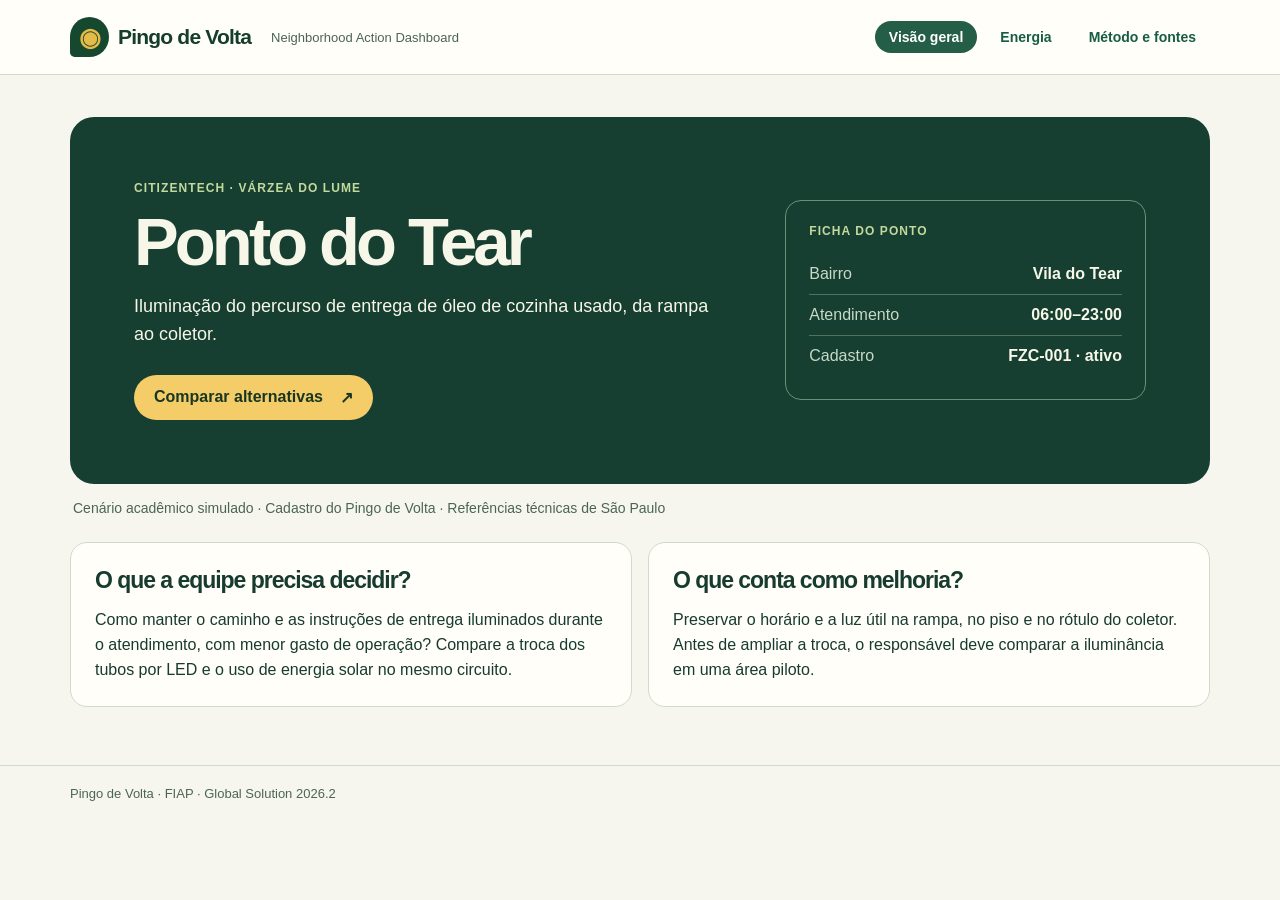
<file: repositorio/index.html>
<!doctype html><html lang="pt-BR"><head><meta charset="utf-8"><meta name="viewport" content="width=device-width,initial-scale=1"><meta name="theme-color" content="#163e31"><title>Pingo de Volta · Neighborhood Action Dashboard</title><style>:root{font-family:"Inter","Segoe UI",Arial,sans-serif;color:#173b2e;background:#f6f6ee;font-size:16px;--verde:#1c684e;--linha:#cfdbce;--muted:#4c6457;--sol:#e7b540}*{box-sizing:border-box}body{margin:0}a{color:#175d45;text-underline-offset:4px;font-weight:650}header{border-bottom:1px solid var(--linha);background:#fffef8}.wrap{width:min(1140px,calc(100% - 56px));margin:auto}.top{min-height:74px;display:flex;align-items:center;gap:20px;flex-wrap:wrap}.marca{display:flex;align-items:center;gap:9px;font-size:21px;letter-spacing:-.8px;text-decoration:none;color:#153d2c}.sinal{color:#e5ba46;background:#164830;font-size:25px;line-height:40px;text-align:center;width:39px;border-radius:50% 50% 50% 12%}.programa{color:var(--muted);font-size:13px}.top nav{display:flex;gap:9px;margin-left:auto}.top nav a{font-size:14px;text-decoration:none;border-radius:22px;padding:8px 14px}.top nav a[aria-current]{color:#fff;background:#245e46}main{min-height:76vh}.view{display:none;padding:42px 0}.view.aberta{display:block}h1,h2,p{margin:0}h1{font-size:clamp(38px,5.4vw,67px);letter-spacing:-.058em;line-height:1.04;margin:12px 0 15px}h2{font-size:23px;letter-spacing:-.045em;line-height:1.18;margin-bottom:13px}p{line-height:1.58}.eyebrow{font-weight:720;letter-spacing:.09em;text-transform:uppercase;font-size:12px}.hero{display:grid;grid-template-columns:1.3fr .8fr;gap:65px;padding:clamp(28px,5vw,70px);align-items:center;border-radius:24px;background:#163f31;color:#f7f7e9}.hero p,.lead{font-size:18px;max-width:650px}.hero .eyebrow{color:#c3d99d}.cta{display:inline-flex;margin-top:26px;align-items:center;gap:17px;padding:13px 20px;border-radius:24px;background:#f4cd68;color:#183622;text-decoration:none}.ficha{border:1px solid #689178;border-radius:16px;padding:23px}.ficha dl{margin-bottom:0}.ficha dl div,.section-head,.titleline,.bar-controls,.legend{display:flex;gap:16px;align-items:center}.ficha dl div{justify-content:space-between;padding:11px 0;border-bottom:1px solid #53725d}.ficha dl div:last-child{border:0}.ficha dd{font-weight:700;margin:0}.ficha dt{color:#c7d9c7}.origem{margin:16px 3px 26px;color:var(--muted);font-size:14px}.introtwo{display:grid;grid-template-columns:1fr 1fr;gap:16px}.box{background:#fffef9;border:1px solid var(--linha);border-radius:17px;padding:24px;margin-bottom:16px;min-width:0}.box p+p,.box p+a{margin-top:12px}.box p+a{display:inline-block}.titleline{justify-content:space-between}.date,.muted,.legend{font-size:14px;color:var(--muted)}.date{text-align:right}.lead{color:var(--muted);margin-bottom:20px}.bar-controls{flex-wrap:wrap;border-top:1px solid var(--linha);padding:15px 0}.bar-controls label{display:flex;gap:10px;align-items:center;font-size:14px;font-weight:600}select{font:inherit;border:1px solid #b4c6b6;padding:8px 10px;border-radius:8px;background:#fffef8;color:#173b2e}.kpis{display:grid;grid-template-columns:repeat(4,1fr);gap:12px;margin:2px 0 16px}.kpi{border:1px solid var(--linha);background:#fffef9;border-radius:15px;padding:17px}.kpi:first-child{background:#174734;color:#fff}.kpi strong{display:block;font-size:clamp(27px,3.4vw,43px);letter-spacing:-.055em;line-height:1.15;margin:10px 0 3px}.kpi small{font-size:13px}.kpi>span{font-weight:600;font-size:14px}.data-two{grid-template-columns:1.16fr 1fr}.section-head{justify-content:space-between;align-items:baseline}.barrow{margin:11px 0}.barlabel{font-size:14px;display:flex;justify-content:space-between;gap:12px}.track{height:12px;border-radius:4px;overflow:hidden;background:#ecf0e5;display:flex;margin:5px 0}.rede,.fv{display:inline-block}.rede{background:#286b54}.fv{background:var(--sol)}.legend{gap:16px;flex-wrap:wrap;margin-top:12px}.legend span{display:flex;align-items:center;gap:6px}.legend i{width:12px;height:12px;border-radius:3px}.tableflow{overflow:auto}table{border-collapse:collapse;width:100%;font-size:14px}th,td{padding:10px 11px;text-align:right;vertical-align:top;border-bottom:1px solid #dce3d8;font-variant-numeric:tabular-nums}th:first-child,td:first-child{text-align:left}thead{background:#eef3e9}#premissas td:last-child{text-align:left;min-width:210px}#premissas th:first-child{min-width:140px}.ativo-col{background:#f2f6ec}.diagram svg{display:block;width:100%;height:auto}.diagram{overflow:auto}.source{padding:13px 0;border-top:1px solid var(--linha);overflow-wrap:anywhere}.source small{display:block;color:var(--muted);margin-top:4px}#perfil svg{display:block;width:100%;height:auto}details{margin-top:14px}summary{cursor:pointer;font-weight:650}footer{border-top:1px solid var(--linha);padding:20px 0;color:var(--muted);font-size:13px}.skip{position:absolute;left:-5000px}.skip:focus{left:12px;top:12px;background:white;padding:8px;z-index:10}:focus-visible{outline:3px solid #b26a00;outline-offset:3px}@media(max-width:760px){.wrap{width:calc(100% - 28px)}.top{gap:8px;padding:11px 0}.top nav{width:100%;margin:0}.top nav a{padding:6px 9px}.programa{font-size:11px}.hero,.introtwo,.data-two{grid-template-columns:1fr;gap:12px}.view{padding:24px 0}.hero{gap:24px}.kpis{grid-template-columns:repeat(2,1fr)}.date{display:none}.box{padding:16px}.diagram svg{min-width:585px}.introtwo .box{margin-bottom:6px}.introtwo{margin-bottom:12px}.section-head{flex-wrap:wrap;gap:2px}.kpi{padding:13px}}
</style></head><body>
<a class="skip" href="#conteudo">Ir ao conteúdo</a><header><div class="wrap top"><a class="marca" href="#inicio"><span class="sinal" aria-hidden="true">◉</span>Pingo de Volta</a><span class="programa">Neighborhood Action Dashboard</span><nav aria-label="Navegação principal"><a href="#inicio">Visão geral</a><a href="#energia">Energia</a><a href="#metodo">Método e fontes</a></nav></div></header>
<main id="conteudo" class="wrap"><section id="inicio" class="view">
<div class="hero"><div><div class="eyebrow">CitizenTech · Várzea do Lume</div><h1>Ponto do Tear</h1><p>Iluminação do percurso de entrega de óleo de cozinha usado, da rampa ao coletor.</p><a class="cta" href="#energia">Comparar alternativas <span aria-hidden="true">↗</span></a></div><aside class="ficha"><div class="eyebrow">Ficha do ponto</div><dl><div><dt>Bairro</dt><dd id="bairro"></dd></div><div><dt>Atendimento</dt><dd id="horario"></dd></div><div><dt>Cadastro</dt><dd id="status"></dd></div></dl></aside></div>
<div class="origem">Cenário acadêmico simulado · Cadastro do Pingo de Volta · Referências técnicas de São Paulo</div>
<div class="introtwo"><article class="box"><h2>O que a equipe precisa decidir?</h2><p>Como manter o caminho e as instruções de entrega iluminados durante o atendimento, com menor gasto de operação? Compare a troca dos tubos por LED e o uso de energia solar no mesmo circuito.</p></article><article class="box"><h2>O que conta como melhoria?</h2><p>Preservar o horário e a luz útil na rampa, no piso e no rótulo do coletor. Antes de ampliar a troca, o responsável deve comparar a iluminância em uma área piloto.</p></article></div></section>
<section id="energia" class="view"><div class="eyebrow">SERS · Ponto do Tear</div><div class="titleline"><div><h1>Energia no ponto</h1><p class="lead">Compare a iluminação e a origem da energia no mesmo horário de atendimento.</p></div><div class="date">Modelo de 13 nov. 2026<br>Valores projetados</div></div>
<div class="bar-controls"><label>Alternativa <select id="escolha"><option value="base">Referência · fluorescentes</option><option value="led" selected>A · Troca por LED</option><option value="solar">B · Geração solar</option></select></label><label>Período <select id="periodo"><option value="mes" selected>Mês médio</option><option value="ano">Ano-modelo</option></select></label></div>
<div id="kpis" class="kpis" aria-live="polite"></div>
<div class="introtwo data-two"><article class="box"><div class="section-head"><h2>De onde vem a energia?</h2><span id="unidade-fluxo" class="muted"></span></div><div id="barras"></div><div class="legend"><span><i class="rede"></i>Rede</span><span><i class="fv"></i>Solar usada no circuito</span></div></article><article class="box"><h2 id="titulo-caso">Leitura do cenário</h2><p id="leitura"></p><p id="custo"></p><a href="#metodo">Ver premissas e fontes ↗</a></article></div>
<article class="box"><h2>Comparação das alternativas</h2><div class="tableflow" tabindex="0" role="region" aria-label="Tabela comparativa, role na horizontal em telas pequenas"><table id="comparacao"></table></div><p class="legend foot">Mês médio = ano ÷ 12. A conta abrange apenas a parcela variável do circuito. Projeções condicionadas às premissas.</p></article>
<article class="box"><div class="section-head"><h2>Perfil do dia de atendimento</h2><span class="muted">kWh por intervalo de 1 h</span></div><p class="muted">Energia da rede e solar usada na alternativa selecionada, das 0h às 24h. O modelo calcula a coincidência entre demanda e geração a cada minuto.</p><div id="perfil"></div><div class="legend"><span><i class="rede"></i>Rede</span><span><i class="fv"></i>Solar usada</span></div><details><summary>Ver os valores por hora</summary><div class="tableflow"><table id="horas"></table></div></details></article></section>
<section id="metodo" class="view"><div class="eyebrow">SERS · Como o modelo funciona</div><h1>Método e fontes</h1><p class="lead">Cada valor liga uma hipótese de operação ou uma referência técnica a um indicador do painel.</p>
<article class="box"><h2>Diagrama de funcionamento</h2><div class="diagram"><svg xmlns="http://www.w3.org/2000/svg" viewBox="0 0 880 398" role="img" aria-labelledby="t d">
<title id="t">Energia e dados no Ponto do Tear</title><desc id="d">A rede alimenta a iluminação. Na alternativa solar os módulos e o microinversor também alimentam o circuito. O cadastro, as premissas e o medidor proposto fornecem dados para o cálculo e o painel.</desc>
<defs><marker id="fle" markerWidth="7" markerHeight="7" refX="6" refY="3" orient="auto"><path d="M0 0 6 3 0 6" fill="none" stroke="#166b55" stroke-width="1.3"/></marker><marker id="fld" markerWidth="7" markerHeight="7" refX="6" refY="3" orient="auto"><path d="M0 0 6 3 0 6" fill="none" stroke="#245780" stroke-width="1.3"/></marker></defs>
<rect width="880" height="398" rx="18" fill="#faf9f3"/>
<g font-family="Arial,sans-serif" fill="#17372c">
<g fill="none" stroke="#166b55" stroke-width="2.4" marker-end="url(#fle)"><path d="M227 78H312"/><path d="M227 176H270V105H312"/><path d="M554 83H642"/></g>
<g fill="none" stroke="#245780" stroke-width="2" stroke-dasharray="6 4" marker-end="url(#fld)"><path d="M227 283H313"/><path d="M432 215V247"/><path d="M433 120V156"/><path d="M554 283H642"/></g>
<g fill="#e5f0e7" stroke="#a9ccbc"><rect x="22" y="47" width="205" height="65" rx="10"/><rect x="22" y="140" width="205" height="76" rx="10"/><rect x="316" y="47" width="238" height="73" rx="10"/><rect x="646" y="47" width="211" height="73" rx="10"/></g>
<g fill="#eaf1f6" stroke="#b4cad5"><rect x="22" y="248" width="205" height="73" rx="10"/><rect x="316" y="160" width="238" height="55" rx="10"/><rect x="316" y="250" width="238" height="71" rx="10"/><rect x="646" y="250" width="211" height="71" rx="10"/></g>
<g text-anchor="middle" font-size="17" font-weight="bold">
<text x="124" y="74">Rede elétrica</text><text x="124" y="167">Módulos solares</text><text x="435" y="76">Circuito do pátio</text><text x="751" y="76">Iluminação do ponto</text>
<text x="124" y="277">Cadastro e premissas</text><text x="435" y="184">Medidor proposto</text><text x="435" y="276">Cálculo por minuto</text><text x="751" y="276">Painel de energia</text></g>
<g text-anchor="middle" font-size="13"><text x="124" y="94">referência, LED e solar</text><text x="124" y="190">+ microinversor · opção B</text><text x="435" y="98">complemento pela rede</text><text x="751" y="98">tubos atuais ou LED (A)</text><text x="124" y="299">horário, potência e tarifa</text><text x="435" y="203">kWh do circuito · futuro</text><text x="435" y="299">balanço e custos · Python</text><text x="751" y="299">consumo, rede, custo e solar</text></g>
<path stroke="#166b55" stroke-width="3" d="M24 363H70"/><text x="80" y="368" font-size="14">Energia elétrica</text><path stroke="#245780" stroke-width="2.5" stroke-dasharray="6 4" d="M266 363H312"/><text x="322" y="368" font-size="14">Dados e monitoramento</text><text x="855" y="368" text-anchor="end" font-size="12" fill="#496256">SERS · esquema conceitual</text></g></svg>
</div><p class="muted">Hoje, os dados de entrada vêm do cadastro e das premissas. Uma implantação poderia acrescentar o submedidor e a leitura do microinversor. O programa não aciona equipamentos.</p></article>
<article class="box"><h2>Premissas do cenário</h2><p class="muted">P = publicado. E = estimativa fundamentada. H = hipótese ou cadastro simulado. Não há medição de campo.</p><div class="tableflow" tabindex="0"><table id="premissas"></table></div></article>
<article class="box"><h2>Se as condições mudarem</h2><div class="tableflow"><table id="sens"></table></div><p class="muted">Teste fotométrico de 12 tubos e variação do desempenho solar. Os demais parâmetros permanecem iguais aos do cenário central.</p></article>
<article class="box"><h2>Referências consultadas</h2><div id="fontes"></div></article></section></main><footer><div class="wrap">Pingo de Volta · FIAP · Global Solution 2026.2</div></footer><script type="application/json" id="dados">{
  "ponto": {
    "id": "FZC-001",
    "nome": "Ponto do Tear",
    "tipo": "coleta_oleo_em_garrafa_fechada",
    "endereco": "Pátio da Casa do Fio, Vila do Tear",
    "status": "ativo",
    "status_motivo": "operação normal",
    "acessivel": true,
    "horario": "06:00–23:00",
    "bairro": "Vila do Tear",
    "observacao_cidadao": "Subi a rampa com a garrafa e encontrei espaço no coletor."
  },
  "tarifa": 0.78938,
  "resultados": {
    "base": {
      "nome": "Situação de referência",
      "kw": 0.32,
      "ano": {
        "consumo": 1985.600000000001,
        "geracao": 0.0,
        "solar": 0.0,
        "rede": 1985.600000000001,
        "excedente": 0.0,
        "conta": 1567.3929280000007,
        "manutencao": 120.0,
        "operacao": 1687.3929280000007,
        "economia_consumo": 0.0,
        "rede_evitada": 0.0,
        "economia_conta": 0.0,
        "economia_liquida": 0.0
      },
      "mes": {
        "consumo": 165.46666666666675,
        "geracao": 0.0,
        "solar": 0.0,
        "rede": 165.46666666666675,
        "excedente": 0.0,
        "conta": 130.61607733333338,
        "manutencao": 10.0,
        "operacao": 140.61607733333338,
        "economia_consumo": 0.0,
        "rede_evitada": 0.0,
        "economia_conta": 0.0,
        "economia_liquida": 0.0
      },
      "dia": [
        {
          "hora": 0,
          "consumo": 0.0,
          "geracao": 0.0,
          "solar": 0.0,
          "rede": 0.0,
          "excedente": 0.0
        },
        {
          "hora": 1,
          "consumo": 0.0,
          "geracao": 0.0,
          "solar": 0.0,
          "rede": 0.0,
          "excedente": 0.0
        },
        {
          "hora": 2,
          "consumo": 0.0,
          "geracao": 0.0,
          "solar": 0.0,
          "rede": 0.0,
          "excedente": 0.0
        },
        {
          "hora": 3,
          "consumo": 0.0,
          "geracao": 0.0,
          "solar": 0.0,
          "rede": 0.0,
          "excedente": 0.0
        },
        {
          "hora": 4,
          "consumo": 0.0,
          "geracao": 0.0,
          "solar": 0.0,
          "rede": 0.0,
          "excedente": 0.0
        },
        {
          "hora": 5,
          "consumo": 0.0,
          "geracao": 0.0,
          "solar": 0.0,
          "rede": 0.0,
          "excedente": 0.0
        },
        {
          "hora": 6,
          "consumo": 0.3200000000000002,
          "geracao": 0.0,
          "solar": 0.0,
          "rede": 0.3200000000000002,
          "excedente": 0.0
        },
        {
          "hora": 7,
          "consumo": 0.3200000000000002,
          "geracao": 0.0,
          "solar": 0.0,
          "rede": 0.3200000000000002,
          "excedente": 0.0
        },
        {
          "hora": 8,
          "consumo": 0.3200000000000002,
          "geracao": 0.0,
          "solar": 0.0,
          "rede": 0.3200000000000002,
          "excedente": 0.0
        },
        {
          "hora": 9,
          "consumo": 0.3200000000000002,
          "geracao": 0.0,
          "solar": 0.0,
          "rede": 0.3200000000000002,
          "excedente": 0.0
        },
        {
          "hora": 10,
          "consumo": 0.3200000000000002,
          "geracao": 0.0,
          "solar": 0.0,
          "rede": 0.3200000000000002,
          "excedente": 0.0
        },
        {
          "hora": 11,
          "consumo": 0.3200000000000002,
          "geracao": 0.0,
          "solar": 0.0,
          "rede": 0.3200000000000002,
          "excedente": 0.0
        },
        {
          "hora": 12,
          "consumo": 0.3200000000000002,
          "geracao": 0.0,
          "solar": 0.0,
          "rede": 0.3200000000000002,
          "excedente": 0.0
        },
        {
          "hora": 13,
          "consumo": 0.3200000000000002,
          "geracao": 0.0,
          "solar": 0.0,
          "rede": 0.3200000000000002,
          "excedente": 0.0
        },
        {
          "hora": 14,
          "consumo": 0.3200000000000002,
          "geracao": 0.0,
          "solar": 0.0,
          "rede": 0.3200000000000002,
          "excedente": 0.0
        },
        {
          "hora": 15,
          "consumo": 0.3200000000000002,
          "geracao": 0.0,
          "solar": 0.0,
          "rede": 0.3200000000000002,
          "excedente": 0.0
        },
        {
          "hora": 16,
          "consumo": 0.3200000000000002,
          "geracao": 0.0,
          "solar": 0.0,
          "rede": 0.3200000000000002,
          "excedente": 0.0
        },
        {
          "hora": 17,
          "consumo": 0.3200000000000002,
          "geracao": 0.0,
          "solar": 0.0,
          "rede": 0.3200000000000002,
          "excedente": 0.0
        },
        {
          "hora": 18,
          "consumo": 0.3200000000000002,
          "geracao": 0.0,
          "solar": 0.0,
          "rede": 0.3200000000000002,
          "excedente": 0.0
        },
        {
          "hora": 19,
          "consumo": 0.3200000000000002,
          "geracao": 0.0,
          "solar": 0.0,
          "rede": 0.3200000000000002,
          "excedente": 0.0
        },
        {
          "hora": 20,
          "consumo": 0.3200000000000002,
          "geracao": 0.0,
          "solar": 0.0,
          "rede": 0.3200000000000002,
          "excedente": 0.0
        },
        {
          "hora": 21,
          "consumo": 0.3200000000000002,
          "geracao": 0.0,
          "solar": 0.0,
          "rede": 0.3200000000000002,
          "excedente": 0.0
        },
        {
          "hora": 22,
          "consumo": 0.3200000000000002,
          "geracao": 0.0,
          "solar": 0.0,
          "rede": 0.3200000000000002,
          "excedente": 0.0
        },
        {
          "hora": 23,
          "consumo": 0.0,
          "geracao": 0.0,
          "solar": 0.0,
          "rede": 0.0,
          "excedente": 0.0
        }
      ],
      "participacao": 0.0,
      "reducao": 0.0,
      "capex": 0,
      "retorno": null
    },
    "led": {
      "nome": "Troca por LED",
      "kw": 0.128,
      "ano": {
        "consumo": 794.2400000000002,
        "geracao": 0.0,
        "solar": 0.0,
        "rede": 794.2400000000002,
        "excedente": 0.0,
        "conta": 626.9571712000002,
        "manutencao": 60.0,
        "operacao": 686.9571712000002,
        "economia_consumo": 1191.3600000000008,
        "rede_evitada": 1191.3600000000008,
        "economia_conta": 940.4357568000005,
        "economia_liquida": 1000.4357568000005
      },
      "mes": {
        "consumo": 66.18666666666668,
        "geracao": 0.0,
        "solar": 0.0,
        "rede": 66.18666666666668,
        "excedente": 0.0,
        "conta": 52.24643093333335,
        "manutencao": 5.0,
        "operacao": 57.24643093333335,
        "economia_consumo": 99.28000000000007,
        "rede_evitada": 99.28000000000007,
        "economia_conta": 78.36964640000004,
        "economia_liquida": 83.36964640000004
      },
      "dia": [
        {
          "hora": 0,
          "consumo": 0.0,
          "geracao": 0.0,
          "solar": 0.0,
          "rede": 0.0,
          "excedente": 0.0
        },
        {
          "hora": 1,
          "consumo": 0.0,
          "geracao": 0.0,
          "solar": 0.0,
          "rede": 0.0,
          "excedente": 0.0
        },
        {
          "hora": 2,
          "consumo": 0.0,
          "geracao": 0.0,
          "solar": 0.0,
          "rede": 0.0,
          "excedente": 0.0
        },
        {
          "hora": 3,
          "consumo": 0.0,
          "geracao": 0.0,
          "solar": 0.0,
          "rede": 0.0,
          "excedente": 0.0
        },
        {
          "hora": 4,
          "consumo": 0.0,
          "geracao": 0.0,
          "solar": 0.0,
          "rede": 0.0,
          "excedente": 0.0
        },
        {
          "hora": 5,
          "consumo": 0.0,
          "geracao": 0.0,
          "solar": 0.0,
          "rede": 0.0,
          "excedente": 0.0
        },
        {
          "hora": 6,
          "consumo": 0.12800000000000003,
          "geracao": 0.0,
          "solar": 0.0,
          "rede": 0.12800000000000003,
          "excedente": 0.0
        },
        {
          "hora": 7,
          "consumo": 0.12800000000000003,
          "geracao": 0.0,
          "solar": 0.0,
          "rede": 0.12800000000000003,
          "excedente": 0.0
        },
        {
          "hora": 8,
          "consumo": 0.12800000000000003,
          "geracao": 0.0,
          "solar": 0.0,
          "rede": 0.12800000000000003,
          "excedente": 0.0
        },
        {
          "hora": 9,
          "consumo": 0.12800000000000003,
          "geracao": 0.0,
          "solar": 0.0,
          "rede": 0.12800000000000003,
          "excedente": 0.0
        },
        {
          "hora": 10,
          "consumo": 0.12800000000000003,
          "geracao": 0.0,
          "solar": 0.0,
          "rede": 0.12800000000000003,
          "excedente": 0.0
        },
        {
          "hora": 11,
          "consumo": 0.12800000000000003,
          "geracao": 0.0,
          "solar": 0.0,
          "rede": 0.12800000000000003,
          "excedente": 0.0
        },
        {
          "hora": 12,
          "consumo": 0.12800000000000003,
          "geracao": 0.0,
          "solar": 0.0,
          "rede": 0.12800000000000003,
          "excedente": 0.0
        },
        {
          "hora": 13,
          "consumo": 0.12800000000000003,
          "geracao": 0.0,
          "solar": 0.0,
          "rede": 0.12800000000000003,
          "excedente": 0.0
        },
        {
          "hora": 14,
          "consumo": 0.12800000000000003,
          "geracao": 0.0,
          "solar": 0.0,
          "rede": 0.12800000000000003,
          "excedente": 0.0
        },
        {
          "hora": 15,
          "consumo": 0.12800000000000003,
          "geracao": 0.0,
          "solar": 0.0,
          "rede": 0.12800000000000003,
          "excedente": 0.0
        },
        {
          "hora": 16,
          "consumo": 0.12800000000000003,
          "geracao": 0.0,
          "solar": 0.0,
          "rede": 0.12800000000000003,
          "excedente": 0.0
        },
        {
          "hora": 17,
          "consumo": 0.12800000000000003,
          "geracao": 0.0,
          "solar": 0.0,
          "rede": 0.12800000000000003,
          "excedente": 0.0
        },
        {
          "hora": 18,
          "consumo": 0.12800000000000003,
          "geracao": 0.0,
          "solar": 0.0,
          "rede": 0.12800000000000003,
          "excedente": 0.0
        },
        {
          "hora": 19,
          "consumo": 0.12800000000000003,
          "geracao": 0.0,
          "solar": 0.0,
          "rede": 0.12800000000000003,
          "excedente": 0.0
        },
        {
          "hora": 20,
          "consumo": 0.12800000000000003,
          "geracao": 0.0,
          "solar": 0.0,
          "rede": 0.12800000000000003,
          "excedente": 0.0
        },
        {
          "hora": 21,
          "consumo": 0.12800000000000003,
          "geracao": 0.0,
          "solar": 0.0,
          "rede": 0.12800000000000003,
          "excedente": 0.0
        },
        {
          "hora": 22,
          "consumo": 0.12800000000000003,
          "geracao": 0.0,
          "solar": 0.0,
          "rede": 0.12800000000000003,
          "excedente": 0.0
        },
        {
          "hora": 23,
          "consumo": 0.0,
          "geracao": 0.0,
          "solar": 0.0,
          "rede": 0.0,
          "excedente": 0.0
        }
      ],
      "participacao": 0.0,
      "reducao": 60.000000000000014,
      "capex": 583.9200000000001,
      "retorno": 0.5836656637181081
    },
    "solar": {
      "nome": "Geração solar",
      "kw": 0.32,
      "ano": {
        "consumo": 1985.600000000001,
        "geracao": 1541.6561940000001,
        "solar": 1083.03457556963,
        "rede": 902.5654244303706,
        "excedente": 458.6216184303705,
        "conta": 712.467094736846,
        "manutencao": 240.0,
        "operacao": 952.467094736846,
        "economia_consumo": 0.0,
        "rede_evitada": 1083.0345755696303,
        "economia_conta": 854.9258332631547,
        "economia_liquida": 734.9258332631547
      },
      "mes": {
        "consumo": 165.46666666666675,
        "geracao": 128.4713495,
        "solar": 90.25288129746917,
        "rede": 75.21378536919755,
        "excedente": 38.21846820253088,
        "conta": 59.37225789473717,
        "manutencao": 20.0,
        "operacao": 79.37225789473716,
        "economia_consumo": 0.0,
        "rede_evitada": 90.25288129746919,
        "economia_conta": 71.24381943859622,
        "economia_liquida": 61.243819438596226
      },
      "dia": [
        {
          "hora": 0,
          "consumo": 0.0,
          "geracao": 0.0,
          "solar": 0.0,
          "rede": 0.0,
          "excedente": 0.0
        },
        {
          "hora": 1,
          "consumo": 0.0,
          "geracao": 0.0,
          "solar": 0.0,
          "rede": 0.0,
          "excedente": 0.0
        },
        {
          "hora": 2,
          "consumo": 0.0,
          "geracao": 0.0,
          "solar": 0.0,
          "rede": 0.0,
          "excedente": 0.0
        },
        {
          "hora": 3,
          "consumo": 0.0,
          "geracao": 0.0,
          "solar": 0.0,
          "rede": 0.0,
          "excedente": 0.0
        },
        {
          "hora": 4,
          "consumo": 0.0,
          "geracao": 0.0,
          "solar": 0.0,
          "rede": 0.0,
          "excedente": 0.0
        },
        {
          "hora": 5,
          "consumo": 0.0,
          "geracao": 0.0,
          "solar": 0.0,
          "rede": 0.0,
          "excedente": 0.0
        },
        {
          "hora": 6,
          "consumo": 0.3200000000000002,
          "geracao": 0.058662716666666684,
          "solar": 0.058662716666666684,
          "rede": 0.26133728333333334,
          "excedente": 0.0
        },
        {
          "hora": 7,
          "consumo": 0.3200000000000002,
          "geracao": 0.17598814999999998,
          "solar": 0.17598814999999998,
          "rede": 0.14401185,
          "excedente": 0.0
        },
        {
          "hora": 8,
          "consumo": 0.3200000000000002,
          "geracao": 0.29331358333333335,
          "solar": 0.28895814096296313,
          "rede": 0.03104185903703702,
          "excedente": 0.004355442370370378
        },
        {
          "hora": 9,
          "consumo": 0.3200000000000002,
          "geracao": 0.41063901666666675,
          "solar": 0.3200000000000002,
          "rede": 0.0,
          "excedente": 0.09063901666666668
        },
        {
          "hora": 10,
          "consumo": 0.3200000000000002,
          "geracao": 0.5279644500000001,
          "solar": 0.3200000000000002,
          "rede": 0.0,
          "excedente": 0.20796445000000008
        },
        {
          "hora": 11,
          "consumo": 0.3200000000000002,
          "geracao": 0.6452898833333334,
          "solar": 0.3200000000000002,
          "rede": 0.0,
          "excedente": 0.3252898833333334
        },
        {
          "hora": 12,
          "consumo": 0.3200000000000002,
          "geracao": 0.6452898833333335,
          "solar": 0.3200000000000002,
          "rede": 0.0,
          "excedente": 0.32528988333333336
        },
        {
          "hora": 13,
          "consumo": 0.3200000000000002,
          "geracao": 0.52796445,
          "solar": 0.3200000000000002,
          "rede": 0.0,
          "excedente": 0.20796445000000008
        },
        {
          "hora": 14,
          "consumo": 0.3200000000000002,
          "geracao": 0.4106390166666667,
          "solar": 0.3200000000000002,
          "rede": 0.0,
          "excedente": 0.09063901666666668
        },
        {
          "hora": 15,
          "consumo": 0.3200000000000002,
          "geracao": 0.29331358333333335,
          "solar": 0.28895814096296296,
          "rede": 0.031041859037037014,
          "excedente": 0.004355442370370378
        },
        {
          "hora": 16,
          "consumo": 0.3200000000000002,
          "geracao": 0.17598814999999995,
          "solar": 0.17598814999999995,
          "rede": 0.14401184999999997,
          "excedente": 0.0
        },
        {
          "hora": 17,
          "consumo": 0.3200000000000002,
          "geracao": 0.058662716666666684,
          "solar": 0.058662716666666684,
          "rede": 0.2613372833333333,
          "excedente": 0.0
        },
        {
          "hora": 18,
          "consumo": 0.3200000000000002,
          "geracao": 0.0,
          "solar": 0.0,
          "rede": 0.3200000000000002,
          "excedente": 0.0
        },
        {
          "hora": 19,
          "consumo": 0.3200000000000002,
          "geracao": 0.0,
          "solar": 0.0,
          "rede": 0.3200000000000002,
          "excedente": 0.0
        },
        {
          "hora": 20,
          "consumo": 0.3200000000000002,
          "geracao": 0.0,
          "solar": 0.0,
          "rede": 0.3200000000000002,
          "excedente": 0.0
        },
        {
          "hora": 21,
          "consumo": 0.3200000000000002,
          "geracao": 0.0,
          "solar": 0.0,
          "rede": 0.3200000000000002,
          "excedente": 0.0
        },
        {
          "hora": 22,
          "consumo": 0.3200000000000002,
          "geracao": 0.0,
          "solar": 0.0,
          "rede": 0.3200000000000002,
          "excedente": 0.0
        },
        {
          "hora": 23,
          "consumo": 0.0,
          "geracao": 0.0,
          "solar": 0.0,
          "rede": 0.0,
          "excedente": 0.0
        }
      ],
      "participacao": 54.54444880991285,
      "reducao": 0.0,
      "capex": 4259.0,
      "retorno": 5.795142594307174
    }
  },
  "premissas": [
    {
      "id": "tubos_base",
      "descricao": "Tubos fluorescentes existentes no cenário",
      "valor": "8",
      "unidade": "unid.",
      "origem": "H",
      "fonte": "S1",
      "justificativa": "Quatro trechos cobertos do percurso com dois tubos por trecho. Conferir contagem e posição."
    },
    {
      "id": "tubos_led",
      "descricao": "Tubos LED previstos na alternativa A",
      "valor": "8",
      "unidade": "unid.",
      "origem": "H",
      "fonte": "S3",
      "justificativa": "Começar com uma troca por ponto e testar a luz útil. A sensibilidade examina 12 tubos."
    },
    {
      "id": "pot_base",
      "descricao": "Potência nominal de um tubo fluorescente",
      "valor": "36",
      "unidade": "W",
      "origem": "P",
      "fonte": "S2",
      "justificativa": "Potência do modelo de referência, antes das perdas do reator."
    },
    {
      "id": "perda_reator",
      "descricao": "Perda atribuída ao reator por tubo",
      "valor": "4",
      "unidade": "W",
      "origem": "H",
      "fonte": "cenário",
      "justificativa": "Aproximação de 4 W por lâmpada. Confirmar a potência real do conjunto com medidor."
    },
    {
      "id": "pot_led",
      "descricao": "Potência de entrada por LED",
      "valor": "16",
      "unidade": "W",
      "origem": "P",
      "fonte": "S3",
      "justificativa": "LED de ligação direta à rede, sem reator externo no modelo."
    },
    {
      "id": "fluxo_led",
      "descricao": "Fluxo luminoso de catálogo do LED",
      "valor": "2100",
      "unidade": "lm",
      "origem": "P",
      "fonte": "S3",
      "justificativa": "Usado apenas para descrever o produto. A luz no piso requer luxímetro."
    },
    {
      "id": "eficacia_base",
      "descricao": "Eficácia nominal do tubo fluorescente",
      "valor": "90",
      "unidade": "lm/W",
      "origem": "P",
      "fonte": "S2",
      "justificativa": "Permite estimar o fluxo do tubo e discutir o piloto fotométrico."
    },
    {
      "id": "hora_abre",
      "descricao": "Início do atendimento diário",
      "valor": "6",
      "unidade": "h",
      "origem": "H",
      "fonte": "S1",
      "justificativa": "Dado do cadastro simulado 06:00–23:00, confirmado automaticamente com o recorte."
    },
    {
      "id": "hora_fecha",
      "descricao": "Fim do atendimento diário",
      "valor": "23",
      "unidade": "h",
      "origem": "H",
      "fonte": "S1",
      "justificativa": "Dado do cadastro simulado 06:00–23:00, sem indicação dos dias da semana."
    },
    {
      "id": "dias_ano",
      "descricao": "Dias de funcionamento por ano",
      "valor": "365",
      "unidade": "dias/ano",
      "origem": "H",
      "fonte": "S1",
      "justificativa": "Operação diária sem feriados ou interdições. O horário consta no cadastro, os dias são hipótese."
    },
    {
      "id": "hora_sol_inicio",
      "descricao": "Início modelado da curva solar",
      "valor": "6",
      "unidade": "h",
      "origem": "H",
      "fonte": "cenário",
      "justificativa": "Dia médio com geração por 12 h. A variação por estação não foi medida."
    },
    {
      "id": "hora_sol_fim",
      "descricao": "Fim modelado da curva solar",
      "valor": "18",
      "unidade": "h",
      "origem": "H",
      "fonte": "cenário",
      "justificativa": "Uma curva triangular simétrica aproxima o dia solar. À noite a contribuição é zero."
    },
    {
      "id": "n_modulos",
      "descricao": "Módulos fotovoltaicos do kit",
      "valor": "2",
      "unidade": "unid.",
      "origem": "P",
      "fonte": "S6",
      "justificativa": "Quantidade do modelo anunciado."
    },
    {
      "id": "w_modulo",
      "descricao": "Potência nominal por módulo",
      "valor": "590",
      "unidade": "Wp",
      "origem": "P",
      "fonte": "S6",
      "justificativa": "Potência pico nas condições de referência."
    },
    {
      "id": "hsp",
      "descricao": "Horas de sol pleno equivalentes",
      "valor": "4.589",
      "unidade": "h/dia",
      "origem": "E",
      "fonte": "S5",
      "justificativa": "Irradiação horizontal de São Paulo dividida por 1 kW/m². Cidade fictícia usa São Paulo como aproximação."
    },
    {
      "id": "desempenho",
      "descricao": "Fator de desempenho do sistema",
      "valor": "0.78",
      "unidade": "fração",
      "origem": "H",
      "fonte": "cenário",
      "justificativa": "Reserva global de 22% para temperatura, conversão, sujeira e perdas. Faixa de estresse de 0,65 a 0,85."
    },
    {
      "id": "tusd",
      "descricao": "Uso do sistema de distribuição",
      "valor": "472.42",
      "unidade": "R$/MWh",
      "origem": "P",
      "fonte": "S4",
      "justificativa": "Modalidade convencional do subgrupo B3 de referência."
    },
    {
      "id": "te",
      "descricao": "Energia da distribuidora",
      "valor": "316.96",
      "unidade": "R$/MWh",
      "origem": "P",
      "fonte": "S4",
      "justificativa": "Parcela volumétrica de energia, com bandeira verde na tabela de referência."
    },
    {
      "id": "preco_led",
      "descricao": "Preço de referência por LED",
      "valor": "32.99",
      "unidade": "R$/unid.",
      "origem": "P",
      "fonte": "S7",
      "justificativa": "Valor no cartão, sem frete. Confirmar o código e obter proposta para o lote."
    },
    {
      "id": "mao_led",
      "descricao": "Instalação e adaptação por tubo LED",
      "valor": "30",
      "unidade": "R$/unid.",
      "origem": "H",
      "fonte": "cenário",
      "justificativa": "Provisão didática por ponto para retirada do reator e montagem por profissional. Solicitar orçamento."
    },
    {
      "id": "lote_led",
      "descricao": "Coleta das lâmpadas e transporte da intervenção",
      "valor": "80",
      "unidade": "R$/lote",
      "origem": "H",
      "fonte": "cenário",
      "justificativa": "Reserva para um deslocamento e encaminhamento do lote. Verificar a logística reversa local."
    },
    {
      "id": "kit_fv",
      "descricao": "Kit fotovoltaico com microinversor",
      "valor": "2759",
      "unidade": "R$/kit",
      "origem": "P",
      "fonte": "S6",
      "justificativa": "Preço de uma unidade no cartão. Escolha de estrutura e serviços podem alterar o total."
    },
    {
      "id": "inst_fv",
      "descricao": "Instalação e serviços técnicos do kit",
      "valor": "1000",
      "unidade": "R$/lote",
      "origem": "H",
      "fonte": "cenário",
      "justificativa": "Provisão para mão de obra, avaliação e regularização. Falta orçamento do instalador."
    },
    {
      "id": "acess_fv",
      "descricao": "Estrutura complementar, proteção e transporte",
      "valor": "500",
      "unidade": "R$/lote",
      "origem": "H",
      "fonte": "cenário",
      "justificativa": "Complementos fora do preço de referência. Reconciliar com os itens da cotação antes de contratar."
    },
    {
      "id": "reserva_base",
      "descricao": "Manutenção dos tubos e reatores da base",
      "valor": "120",
      "unidade": "R$/ano",
      "origem": "H",
      "fonte": "cenário",
      "justificativa": "Provisão de 10 reais por mês para pequenos reparos e reposições normais do circuito."
    },
    {
      "id": "reserva_led",
      "descricao": "Manutenção do conjunto LED",
      "valor": "60",
      "unidade": "R$/ano",
      "origem": "H",
      "fonte": "cenário",
      "justificativa": "Provisão de 5 reais por mês para o conjunto do piloto. Confirmar com histórico."
    },
    {
      "id": "reserva_fv",
      "descricao": "Reserva extra para limpeza e manutenção FV",
      "valor": "120",
      "unidade": "R$/ano",
      "origem": "H",
      "fonte": "cenário",
      "justificativa": "Além da reserva dos tubos da base. Falha grave do inversor fora do ano-modelo."
    }
  ],
  "fontes": [
    {
      "id": "S0",
      "autor": "FIAP",
      "documento": "Global Solution 2026.2, SERS, pp. 2–5",
      "localizador": "PDF do enunciado entregue à equipe",
      "nota": "Requisitos, fórmula de consumo e rubrica.",
      "consulta": "13/11/2026"
    },
    {
      "id": "S1",
      "autor": "Projeto Pingo de Volta",
      "documento": "Cadastro CitizenTech da equipe, 2_dados_servico.json, FZC-001",
      "localizador": "dados/ponto_tear.json",
      "nota": "Cadastro fictício. A identificação, o bairro, a situação e o horário foram preservados. O cadastro não descreve instalação elétrica.",
      "consulta": "13/11/2026"
    },
    {
      "id": "S2",
      "autor": "Signify Brasil / Philips",
      "documento": "TL-D 36W/840 1SL/25, produto 927982284040, especificações",
      "localizador": "https://www.signify.com/pt-br/prof/lampadas-e-lampadas-tubulares-convencionais/lampadas-fluorescentes-e-iniciadores/tl-d/philips-tl-d-lifemax-super-80/927982284040_EU/product",
      "nota": "36 W por tubo e 90 lm/W nominais. A ficha informa mercúrio. A perda do reator foi estimada separadamente.",
      "consulta": "13/11/2026"
    },
    {
      "id": "S3",
      "autor": "Signify Brasil / Philips",
      "documento": "MASTER Value LEDtube 1200 mm HO 16W 840 T8 BR, 929002089712, folha de 14/09/2023, p. 1",
      "localizador": "https://www.signify.com/api/assets/v1/file/Signify/content/929002089712_EU.pt_BR.PROF.FP/MAS_LEDtube_VLE_1200mm_HO_16W_840_T8_BR.pdf",
      "nota": "16 W, 2.100 lm, G13, 4.000 K e ligação direta à rede. A ficha apresenta o modelo como alternativa para o TL-D de 36 W. A equivalência no pátio requer medição de iluminância.",
      "consulta": "13/11/2026"
    },
    {
      "id": "S4",
      "autor": "Enel Distribuição São Paulo",
      "documento": "Tarifa convencional, B3 demais classes, REH 3.596/2026, vigência a partir de 04/07/2026",
      "localizador": "https://www.enel.com.br/pt-saopaulo/Para_Voce/tarifa-de-energia-eletrica.html",
      "nota": "TUSD 472,42 e TE 316,96 R$/MWh. Usadas como referência substituta de São Paulo para uma instalação B3 hipotética. A fatura real tem outras parcelas.",
      "consulta": "13/11/2026"
    },
    {
      "id": "S5",
      "autor": "Governo do Estado de São Paulo, Secretaria de Energia",
      "documento": "Energia Solar Paulista, levantamento do potencial, 2013, tabela 3, linha São Paulo, coluna anual",
      "localizador": "https://www.absolar.org.br/wp-content/uploads/2021/02/S%C3%A3o%20Paulo.pdf",
      "nota": "4,589 kWh/m² por dia de radiação solar global média. Cópia do atlas oficial. Valor de referência para o cenário fictício, com plano horizontal aproximado.",
      "consulta": "13/11/2026"
    },
    {
      "id": "S6",
      "autor": "NeoSolar",
      "documento": "Kit Energia Solar On Grid Microinversor 1,18 kWp, código 34743, especificações e tabela de parcelamento",
      "localizador": "https://www.neosolar.com.br/loja/kit-energia-solar-on-grid-microinversor-1180wp-34743.html",
      "nota": "Dois módulos de 590 Wp e microinversor Deye monofásico 220 V. Preço de referência R$ 2.759,00 na opção 1x cartão. Instalação e complementos orçados à parte como hipóteses.",
      "consulta": "13/11/2026"
    },
    {
      "id": "S7",
      "autor": "Dimensional",
      "documento": "Lâmpada tubular Philips Master Value T8 16 W 2.100 lm, título 929002089712; preço cartão",
      "localizador": "https://www.dimensional.com.br/lampada-led-t8-g13-4000k-biv-16w-vidro-929002089712---philips/p",
      "nota": "R$ 32,99 por tubo no cartão. O campo secundário de código diverge do título. Confirmar SKU antes da compra. Preço de referência da família, sujeito a mudança.",
      "consulta": "13/11/2026"
    }
  ],
  "sensibilidade": [
    {
      "nome": "Piloto com 12 LEDs",
      "rede": 99.28000000000004,
      "liquida": 686.9571712000003,
      "capex": 835.88,
      "retorno": 1.2167861914009228
    },
    {
      "nome": "Solar com desempenho 0,65",
      "rede": 80.52323969655353,
      "liquida": 684.6317085800156,
      "capex": 4259.0,
      "retorno": 6.220862905741728
    },
    {
      "nome": "Solar com desempenho 0,85",
      "rede": 73.02763375289355,
      "liquida": 755.6342856176914,
      "capex": 4259.0,
      "retorno": 5.636324450945858
    }
  ],
  "dias": 365.0,
  "horas": 17.0
}</script><script>"use strict";
const modelo = JSON.parse(document.querySelector("#dados").textContent);
const porId = (id) => document.getElementById(id);
const f = (n, casas = 2) => n === null ? "n/a" : n.toLocaleString("pt-BR",{minimumFractionDigits:casas,maximumFractionDigits:casas});
const grana = (n) => "R$ " + f(n);
const entradas = Object.fromEntries(modelo.premissas.map(linha => [linha.id, Number(linha.valor)]));
const nomes = {base:"Referência", led:"A · LED", solar:"B · Solar"};
function el(tag, texto, classe) {
  const n = document.createElement(tag);
  if (texto !== undefined) n.textContent = texto;
  if (classe) n.className = classe;
  return n;
}
function tabela(alvo, colunas, linhas, destaque = -1) {
  const head = document.createElement("thead");
  const tr = document.createElement("tr");
  colunas.forEach((valor, i) => {
    const celula = el("th",valor, i === destaque ? "ativo-col" : "");
    celula.scope="col"; tr.append(celula);
  });
  head.append(tr);
  const corpo = document.createElement("tbody");
  linhas.forEach(linha => {
    const r = document.createElement("tr");
    linha.forEach((valor,i) => r.append(el("td",valor, i === destaque ? "ativo-col" : "")));
    corpo.append(r);
  });
  porId(alvo).replaceChildren(head,corpo);
}
function barras(periodo) {
  const area = porId("barras"); area.replaceChildren();
  const max = Math.max(...Object.values(modelo.resultados).map(x => x[periodo].consumo),1);
  const unidade = periodo === "mes" ? "kWh/mês" : "kWh/ano";
  porId("unidade-fluxo").textContent = unidade;
  Object.entries(modelo.resultados).forEach(([id,r]) => {
    const a = r[periodo], linha = el("div", undefined,"barrow");
    const rotulo = el("div", undefined,"barlabel");
    rotulo.append(el("span",nomes[id]),el("strong",f(a.consumo) + " kWh"));
    const trilha = el("div",undefined,"track");
    ["rede","solar"].forEach(chave => {
      const b = el("i",undefined,chave === "rede" ? "rede" : "fv");
      b.style.width = Math.max(0, Math.min(100,100*a[chave]/max))+"%";
      trilha.append(b);
    });
    linha.setAttribute("aria-label",nomes[id]+", rede "+f(a.rede)+" e solar "+f(a.solar)+" "+unidade);
    linha.append(rotulo,trilha); area.append(linha);
  });
}
function perfil(dia) {
  const ns = "http://www.w3.org/2000/svg";
  const svg = document.createElementNS(ns,"svg");
  svg.setAttribute("viewBox","0 0 800 162"); svg.setAttribute("role","img");
  svg.setAttribute("aria-label","Energia da rede e solar por hora. Dados completos na tabela a seguir.");
  const max = Math.max(0.001,...dia.map(h=>h.consumo));
  function desenho(tag, attrs, txt) {
    const componente = document.createElementNS(ns,tag);
    Object.entries(attrs).forEach(([k,v]) => componente.setAttribute(k,v));
    if(txt !== undefined) componente.textContent=txt;
    svg.append(componente);
  }
  [0,0.5,1].forEach(frac=>{
    const y=127-93*frac;
    desenho("line",{x1:48,x2:789,y1:y,y2:y,stroke:"#d5dfd2"});
    desenho("text",{x:43,y:y+4,"text-anchor":"end","font-size":11,fill:"#496256"},f(max*frac));
  });
  dia.forEach(h=>{
    const x=51+h.hora*30.7, rede=93*h.rede/max, solar=93*h.solar/max;
    desenho("rect",{x,y:127-rede,width:23,height:rede,fill:"#286b54"});
    desenho("rect",{x,y:127-rede-solar,width:23,height:solar,fill:"#e7b540"});
    if(h.hora%3===0) desenho("text",{x:x+11,y:148,"text-anchor":"middle","font-size":11,fill:"#496256"},String(h.hora).padStart(2,"0")+"h");
  });
  porId("perfil").replaceChildren(svg);
  tabela("horas",["Hora","Carga (kWh)","Rede (kWh)","Solar usada (kWh)","Geração (kWh)","Excedente (kWh)"],dia.map(h=>[String(h.hora).padStart(2,"0")+"h",...["consumo","rede","solar","geracao","excedente"].map(k=>f(h[k],3))]));
}
function atualizar() {
  const id=porId("escolha").value, per=porId("periodo").value;
  const r=modelo.resultados[id], a=r[per], un=per==="mes"?"mês médio":"ano";
  const blocos = [
    ["Consumo final",f(a.consumo),"kWh / "+un],["Energia da rede",f(a.rede),"kWh / "+un],
    ["Redução da conta",grana(a.economia_conta),"por "+un],["Participação solar",f(r.participacao)+"%","da carga atendida"]
  ];
  porId("kpis").replaceChildren(...blocos.map(([nome,valor,unidade])=>{
    const item=el("div",undefined,"kpi");item.append(el("span",nome),el("strong",valor),el("small",unidade));return item;
  }));
  const leitura={
    base:f(entradas.tubos_base,0)+" tubos fluorescentes e seus reatores compõem a referência simulada. A rede atende toda a iluminação durante o atendimento cadastrado.",
    led:"A troca dos tubos reduz o consumo projetado em "+f(r.reducao,1)+"%. Antes da ampliação, compare a luz na rampa, na circulação e no rótulo do coletor.",
    solar:"A geração projetada é de "+f(a.geracao)+" kWh no período. O circuito usa "+f(a.solar)+" kWh e o excedente de "+f(a.excedente)+" kWh fica sem crédito no modelo. A rede complementa a iluminação."
  };
  porId("titulo-caso").textContent=r.nome;porId("leitura").textContent=leitura[id];
  porId("custo").textContent="Investimento adicional de "+grana(r.capex)+". Operação com manutenção de "+grana(r.ano.operacao)+" por ano.";
  const metricas=[["Consumo final (kWh)","consumo"],["Compra da rede (kWh)","rede"],["Geração solar (kWh)","geracao"],["Solar usada (kWh)","solar"],["Excedente (kWh)","excedente"],["Economia de consumo (kWh)","economia_consumo"],["Parcela variável (R$)","conta"],["Economia da conta (R$)","economia_conta"],["Operação com manutenção (R$)","operacao"]];
  const alternativas=Object.values(modelo.resultados);
  const linhas=metricas.map(([lab,k])=>[lab,...alternativas.map(x=>f(x[per][k]))]);
  linhas.push(["Participação solar (%)",...alternativas.map(x=>f(x.participacao))],["Investimento inicial (R$)",...alternativas.map(x=>f(x.capex))]);
  tabela("comparacao",["Indicador · "+un,...Object.values(nomes)],linhas,Object.keys(nomes).indexOf(id)+1);
  barras(per); perfil(r.dia);
}
function iniciar() {
  porId("bairro").textContent=modelo.ponto.bairro;porId("horario").textContent=modelo.ponto.horario;porId("status").textContent=modelo.ponto.id+" · "+modelo.ponto.status;
  tabela("premissas",["Premissa","Valor","Unidade","Origem","Fundamento"],modelo.premissas.map(x=>[x.descricao,String(x.valor).replace(".",","),x.unidade,x.origem+" · "+x.fonte,x.justificativa]));
  tabela("sens",["Teste","Rede (kWh/mês)","Investimento (R$)","Economia líquida (R$/ano)","Retorno (anos)"],modelo.sensibilidade.map(x=>[x.nome,f(x.rede),f(x.capex),f(x.liquida),f(x.retorno)]));
  modelo.fontes.forEach(s=>{
    const d=el("div",undefined,"source"); d.append(el("strong",s.id+" · "+s.autor),el("p",s.documento),el("small",s.nota));
    if(s.localizador.startsWith("https://")) {const link=el("a","Consultar fonte ↗");link.href=s.localizador;link.target="_blank";link.rel="noopener";d.append(link);}
    else d.append(el("small",s.localizador)); porId("fontes").append(d);
  });
  function navegar() {
    const id=["inicio","energia","metodo"].includes(location.hash.slice(1)) ? location.hash.slice(1) : "inicio";
    document.querySelectorAll(".view").forEach(v=>v.classList.toggle("aberta",v.id===id));
    document.querySelectorAll("nav a").forEach(a=>{if(a.hash==="#"+id)a.setAttribute("aria-current","page");else a.removeAttribute("aria-current");});
    window.scrollTo(0,0);
  }
  porId("escolha").addEventListener("change",atualizar);porId("periodo").addEventListener("change",atualizar);window.addEventListener("hashchange",navegar);
  atualizar();navegar();
}
iniciar();
</script></body></html>
</file>
